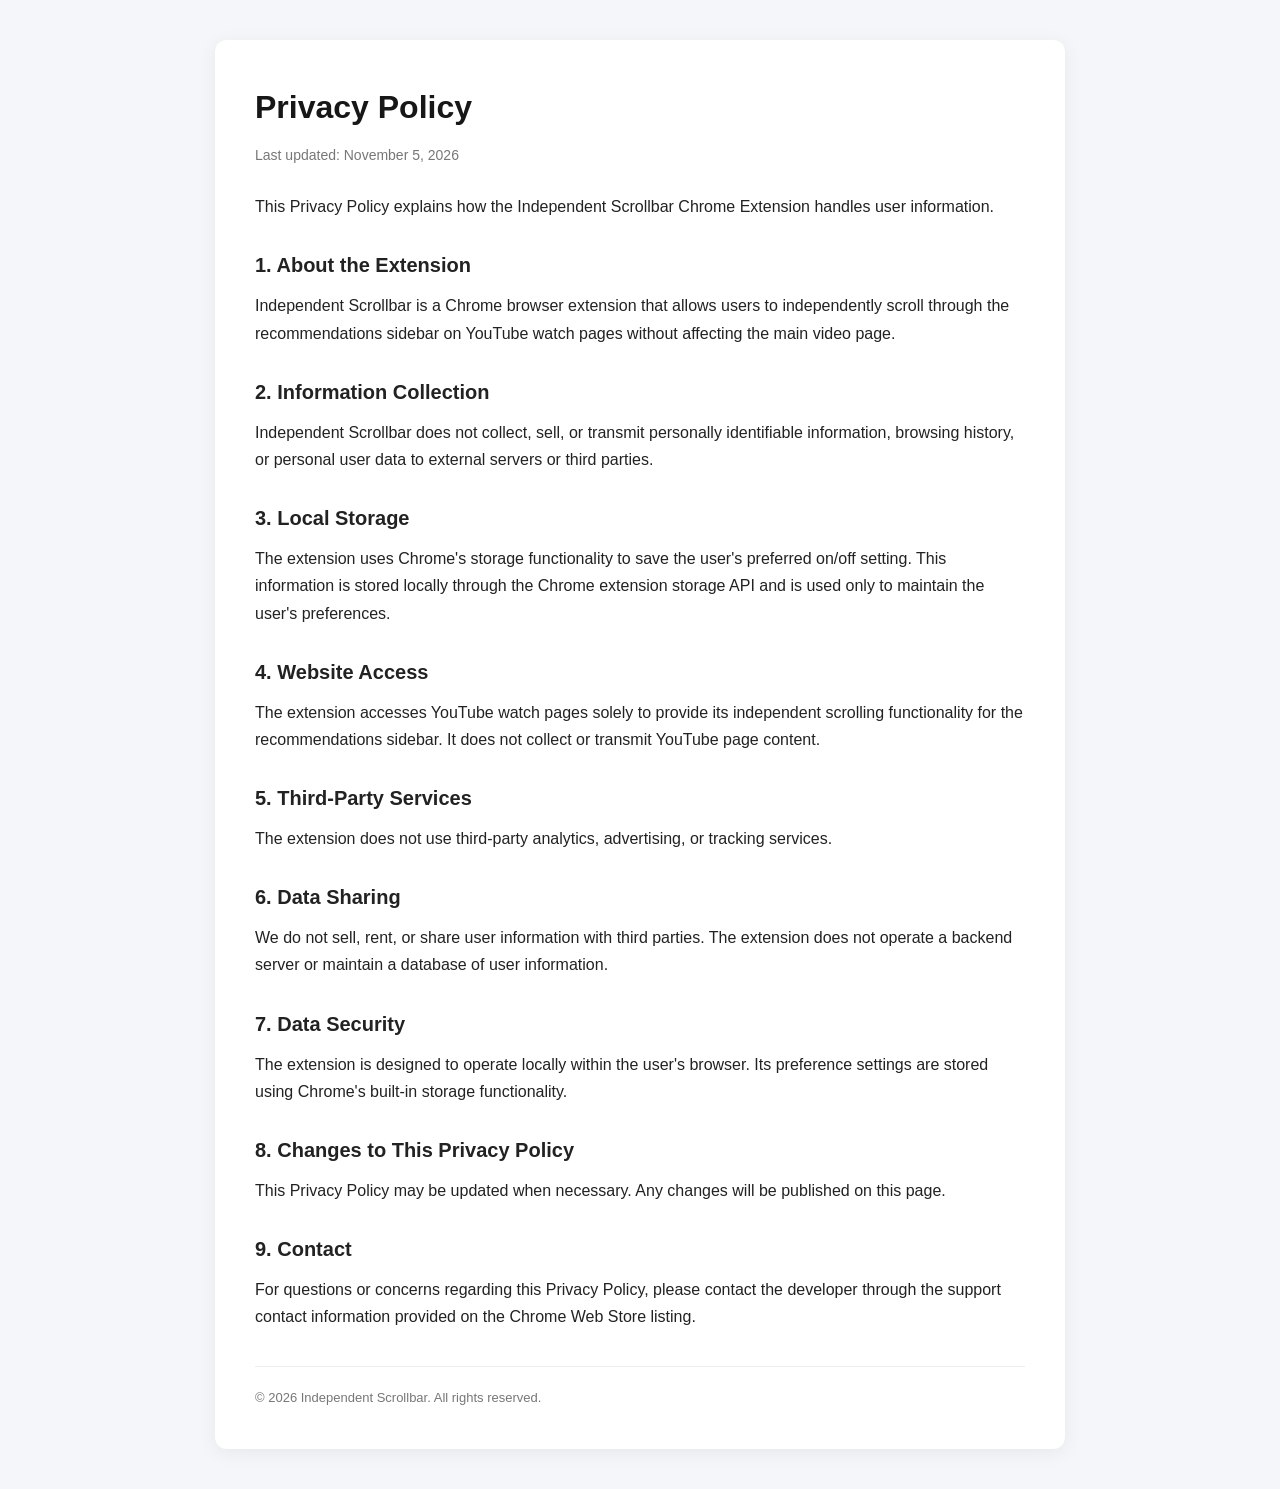
<file: index.html>
<!DOCTYPE html>
<html lang="en">
<head>
    <meta charset="UTF-8">
    <meta name="viewport" content="width=device-width, initial-scale=1.0">
    <meta name="description" content="Privacy Policy for Independent Scrollbar Chrome Extension.">

    <title>Privacy Policy | Independent Scrollbar</title>

    <style>
        * {
            margin: 0;
            padding: 0;
            box-sizing: border-box;
        }

        body {
            font-family: Arial, sans-serif;
            background: #f5f6fa;
            color: #222;
            line-height: 1.7;
            padding: 40px 20px;
        }

        .container {
            max-width: 850px;
            margin: auto;
            background: #fff;
            padding: 40px;
            border-radius: 12px;
            box-shadow: 0 4px 20px rgba(0,0,0,0.06);
        }

        h1 {
            margin-bottom: 10px;
            color: #171717;
        }

        h2 {
            margin-top: 28px;
            margin-bottom: 10px;
            color: #222;
            font-size: 20px;
        }

        p {
            margin-bottom: 12px;
        }

        .updated {
            color: #777;
            font-size: 14px;
            margin-bottom: 25px;
        }

        footer {
            margin-top: 35px;
            padding-top: 20px;
            border-top: 1px solid #eee;
            color: #777;
            font-size: 13px;
        }

        @media (max-width: 600px) {
            .container {
                padding: 25px 20px;
            }

            body {
                padding: 20px 12px;
            }
        }
    </style>
</head>

<body>

<div class="container">

    <h1>Privacy Policy</h1>
    <p class="updated">Last updated: November 5, 2026</p>

    <p>
        This Privacy Policy explains how the Independent Scrollbar
        Chrome Extension handles user information.
    </p>

    <h2>1. About the Extension</h2>
    <p>
        Independent Scrollbar is a Chrome browser extension that allows
        users to independently scroll through the recommendations sidebar
        on YouTube watch pages without affecting the main video page.
    </p>

    <h2>2. Information Collection</h2>
    <p>
        Independent Scrollbar does not collect, sell, or transmit
        personally identifiable information, browsing history, or
        personal user data to external servers or third parties.
    </p>

    <h2>3. Local Storage</h2>
    <p>
        The extension uses Chrome's storage functionality to save
        the user's preferred on/off setting. This information is
        stored locally through the Chrome extension storage API
        and is used only to maintain the user's preferences.
    </p>

    <h2>4. Website Access</h2>
    <p>
        The extension accesses YouTube watch pages solely to provide
        its independent scrolling functionality for the recommendations
        sidebar. It does not collect or transmit YouTube page content.
    </p>

    <h2>5. Third-Party Services</h2>
    <p>
        The extension does not use third-party analytics,
        advertising, or tracking services.
    </p>

    <h2>6. Data Sharing</h2>
    <p>
        We do not sell, rent, or share user information with
        third parties. The extension does not operate a backend
        server or maintain a database of user information.
    </p>

    <h2>7. Data Security</h2>
    <p>
        The extension is designed to operate locally within the
        user's browser. Its preference settings are stored using
        Chrome's built-in storage functionality.
    </p>

    <h2>8. Changes to This Privacy Policy</h2>
    <p>
        This Privacy Policy may be updated when necessary.
        Any changes will be published on this page.
    </p>

    <h2>9. Contact</h2>
    <p>
        For questions or concerns regarding this Privacy Policy,
        please contact the developer through the support contact
        information provided on the Chrome Web Store listing.
    </p>

    <footer>
        &copy; 2026 Independent Scrollbar. All rights reserved.
    </footer>

</div>

</body>
</html>
</file>
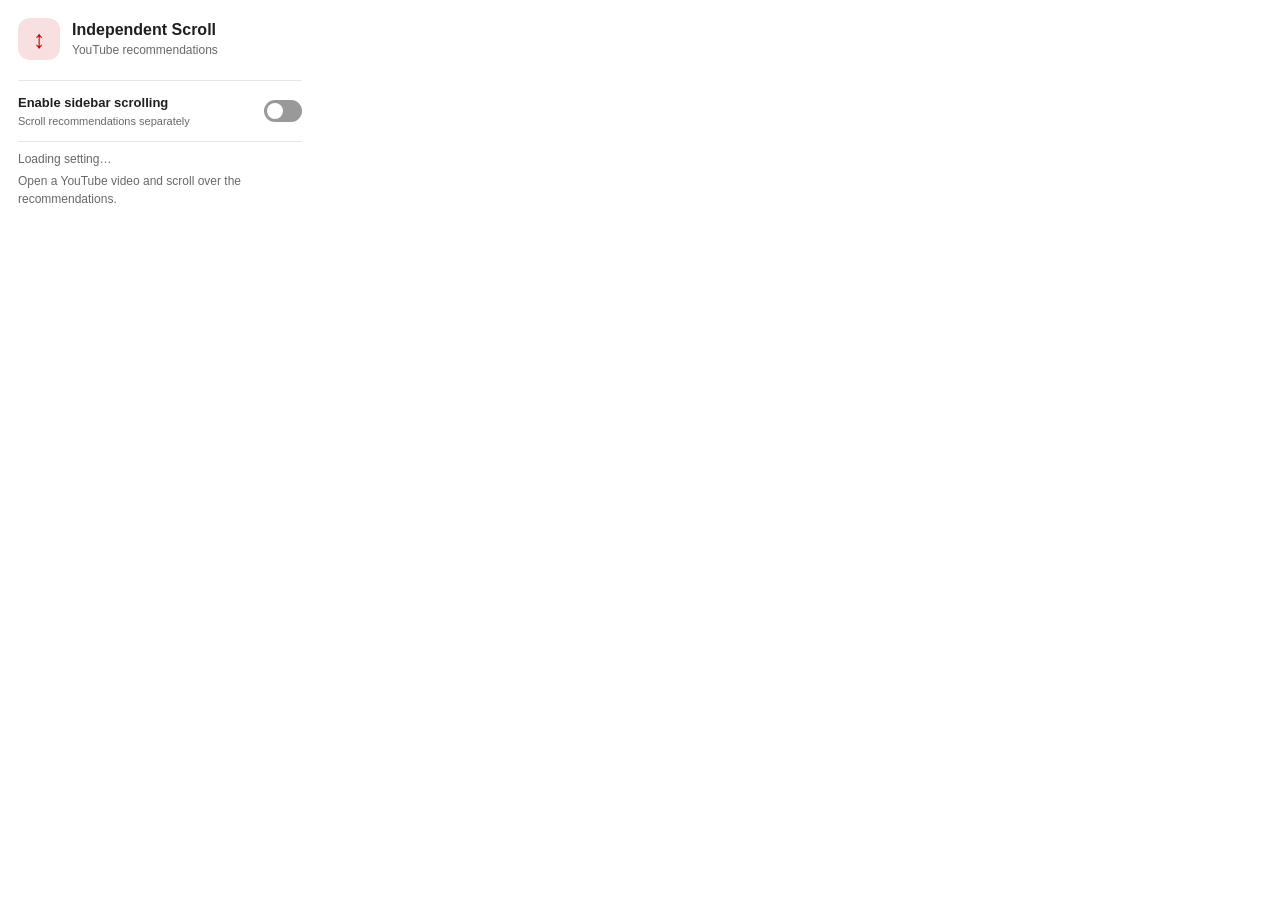
<file: popup/popup.html>
<!doctype html>
<html lang="en">
  <head>
    <meta charset="utf-8">
    <meta name="viewport" content="width=device-width, initial-scale=1">
    <title>YouTube Independent Scroll</title>
    <link rel="stylesheet" href="popup.css">
  </head>
  <body>
    <main class="popup">
      <div class="heading">
        <div class="icon" aria-hidden="true">↕</div>
        <div>
          <h1>Independent Scroll</h1>
          <p>YouTube recommendations</p>
        </div>
      </div>

      <label class="toggle-row" for="enabled">
        <span>
          <strong>Enable sidebar scrolling</strong>
          <small>Scroll recommendations separately</small>
        </span>
        <input id="enabled" type="checkbox" role="switch" aria-label="Enable independent scrolling">
        <span class="switch" aria-hidden="true"></span>
      </label>

      <p id="status" class="status" aria-live="polite">Loading setting…</p>
      <p class="hint">Open a YouTube video and scroll over the recommendations.</p>
    </main>
    <script src="popup.js"></script>
  </body>
</html>
</file>
<file: popup/popup.css>
:root {
  color-scheme: light dark;
  font-family: Arial, Helvetica, sans-serif;
  --surface: #fff;
  --text: #1f1f1f;
  --muted: #686868;
  --line: #e6e6e6;
  --accent: #c00;
}

@media (prefers-color-scheme: dark) {
  :root {
    --surface: #202020;
    --text: #f1f1f1;
    --muted: #aaa;
    --line: #3b3b3b;
    --accent: #f44;
  }
}

* { box-sizing: border-box; }

body {
  width: 320px;
  margin: 0;
  background: var(--surface);
  color: var(--text);
}

.popup { padding: 18px; }
.heading { display: flex; align-items: center; gap: 12px; margin-bottom: 20px; }
.icon {
  display: grid;
  width: 42px;
  height: 42px;
  place-items: center;
  border-radius: 12px;
  background: color-mix(in srgb, var(--accent) 12%, var(--surface));
  color: var(--accent);
  font-size: 25px;
  font-weight: 700;
}
h1 { margin: 0 0 4px; font-size: 16px; }
.heading p, .hint, .status { margin: 0; color: var(--muted); font-size: 12px; }
.toggle-row {
  display: flex;
  min-height: 62px;
  align-items: center;
  justify-content: space-between;
  gap: 12px;
  border-top: 1px solid var(--line);
  border-bottom: 1px solid var(--line);
  cursor: pointer;
}
.toggle-row strong, .toggle-row small { display: block; }
.toggle-row strong { margin-bottom: 5px; font-size: 13px; }
.toggle-row small { color: var(--muted); font-size: 11px; }
.toggle-row input { position: absolute; opacity: 0; pointer-events: none; }
.switch {
  position: relative;
  flex: 0 0 38px;
  width: 38px;
  height: 22px;
  border-radius: 999px;
  background: #999;
  transition: background 140ms ease;
}
.switch::after {
  position: absolute;
  top: 3px;
  left: 3px;
  width: 16px;
  height: 16px;
  border-radius: 50%;
  background: white;
  content: "";
  transition: transform 140ms ease;
}
input:checked + .switch { background: var(--accent); }
input:checked + .switch::after { transform: translateX(16px); }
input:focus-visible + .switch { outline: 2px solid var(--text); outline-offset: 3px; }
.status { min-height: 16px; padding-top: 10px; }
.hint { padding-top: 6px; line-height: 1.5; }
</file>
